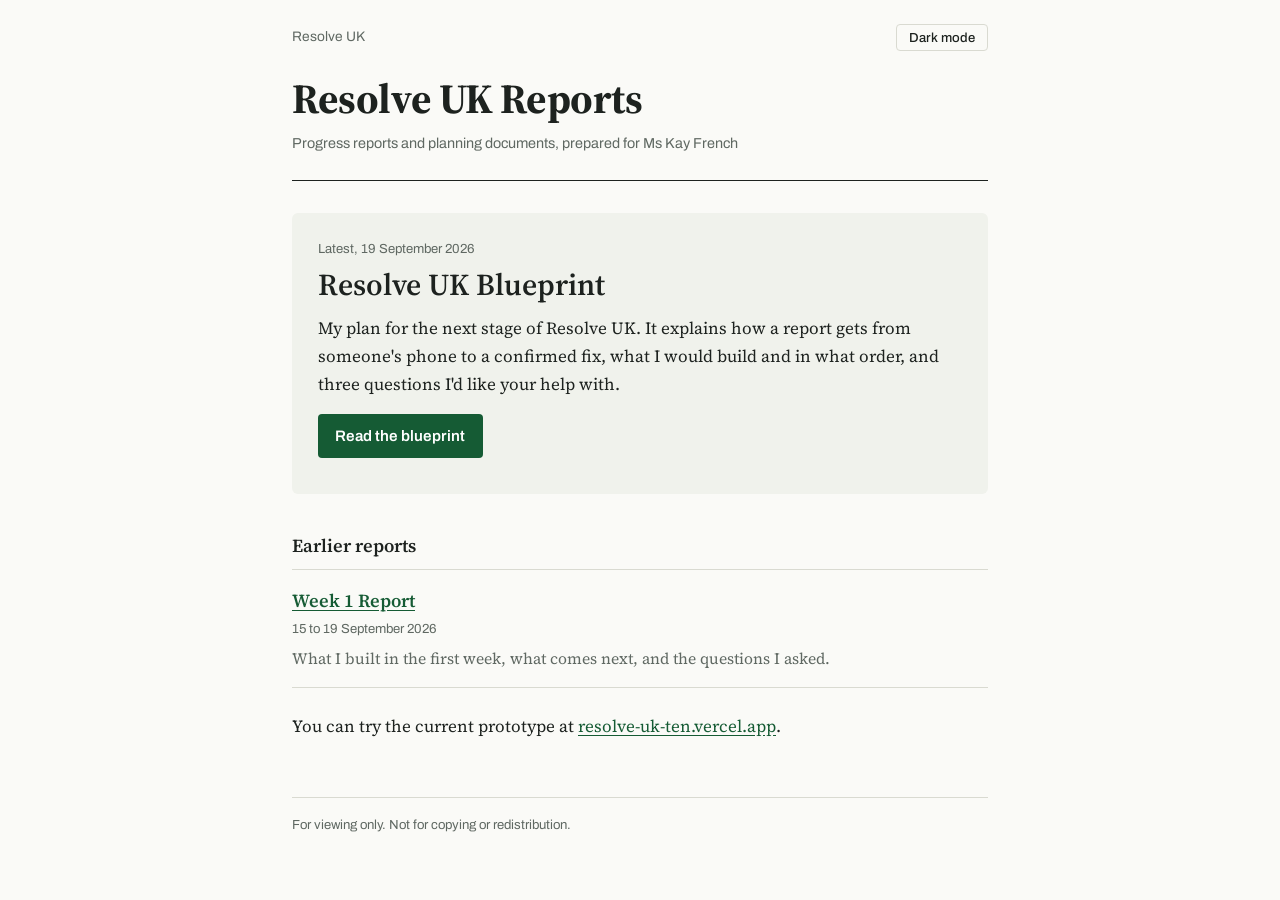
<file: index.html>
<!doctype html>
<html lang="en-GB">
<head>
<meta charset="utf-8">
<meta name="viewport" content="width=device-width, initial-scale=1">
<meta name="robots" content="noindex">
<title>Resolve UK Reports</title>
<link rel="preconnect" href="https://fonts.googleapis.com">
<link rel="preconnect" href="https://fonts.gstatic.com" crossorigin>
<link href="https://fonts.googleapis.com/css2?family=Archivo:wght@400;500;600&family=Source+Serif+4:opsz,wght@8..60,400;8..60,600;8..60,700&display=swap" rel="stylesheet">
<link rel="stylesheet" href="assets/site.css">
<script src="assets/site.js"></script>
</head>
<body>
<div class="wrap index">

  <div class="topbar">
    <span>Resolve UK</span>
    <button type="button" class="theme-toggle">Dark mode</button>
  </div>

  <header class="doc">
    <h1>Resolve UK Reports</h1>
    <p class="byline">Progress reports and planning documents, prepared for Ms Kay French</p>
  </header>

  <main>
    <section class="featured">
      <p class="label">Latest, 19 September 2026</p>
      <h2><a href="blueprint/">Resolve UK Blueprint</a></h2>
      <p>My plan for the next stage of Resolve UK. It explains how a report gets from someone's phone to a confirmed fix, what I would build and in what order, and three questions I'd like your help with.</p>
      <p><a class="button" href="blueprint/">Read the blueprint</a></p>
    </section>

    <h2 class="plain">Earlier reports</h2>
    <ul class="report-list">
      <li>
        <a href="week-1/">Week 1 Report</a>
        <span class="when">15 to 19 September 2026</span>
        <p>What I built in the first week, what comes next, and the questions I asked.</p>
      </li>
    </ul>

    <p>You can try the current prototype at <a href="https://resolve-uk-ten.vercel.app/" target="_blank" rel="noopener">resolve-uk-ten.vercel.app</a>.</p>
  </main>

  <footer class="doc">For viewing only. Not for copying or redistribution.</footer>

</div>
</body>
</html>
</file>
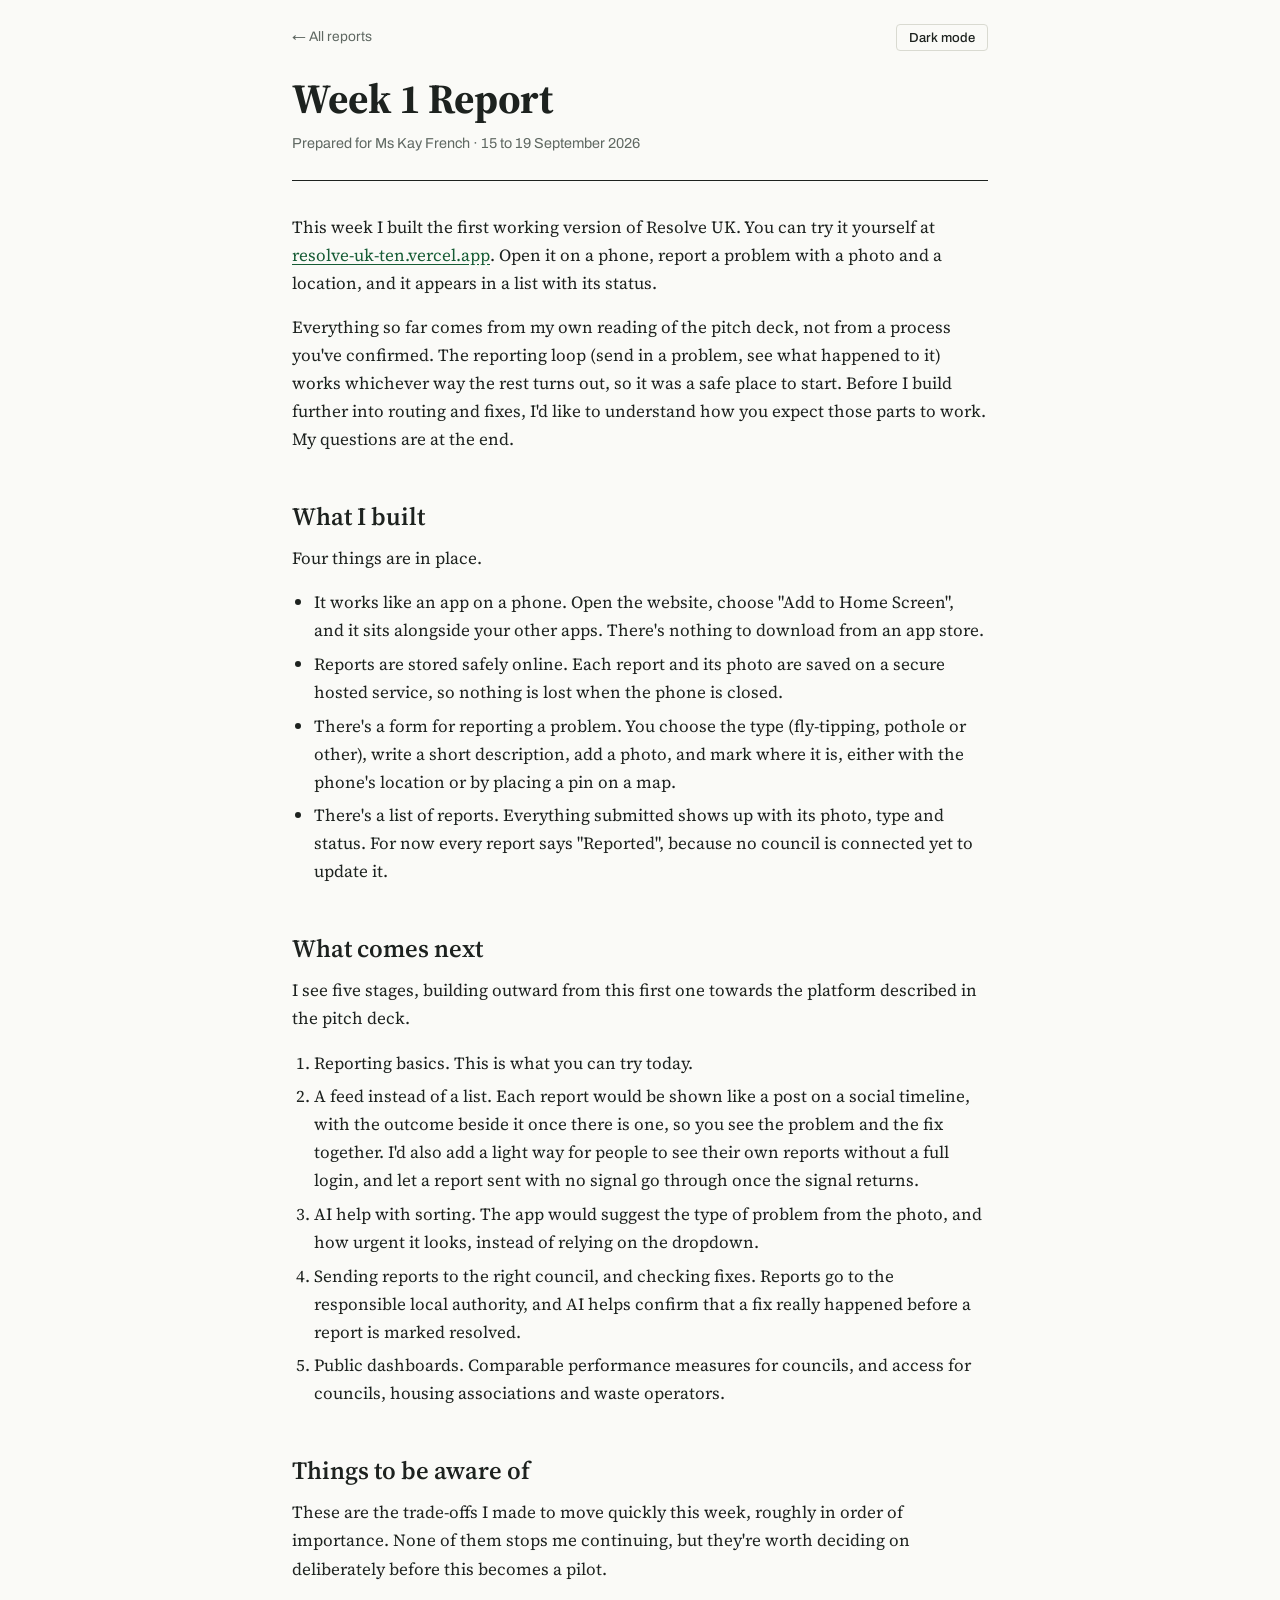
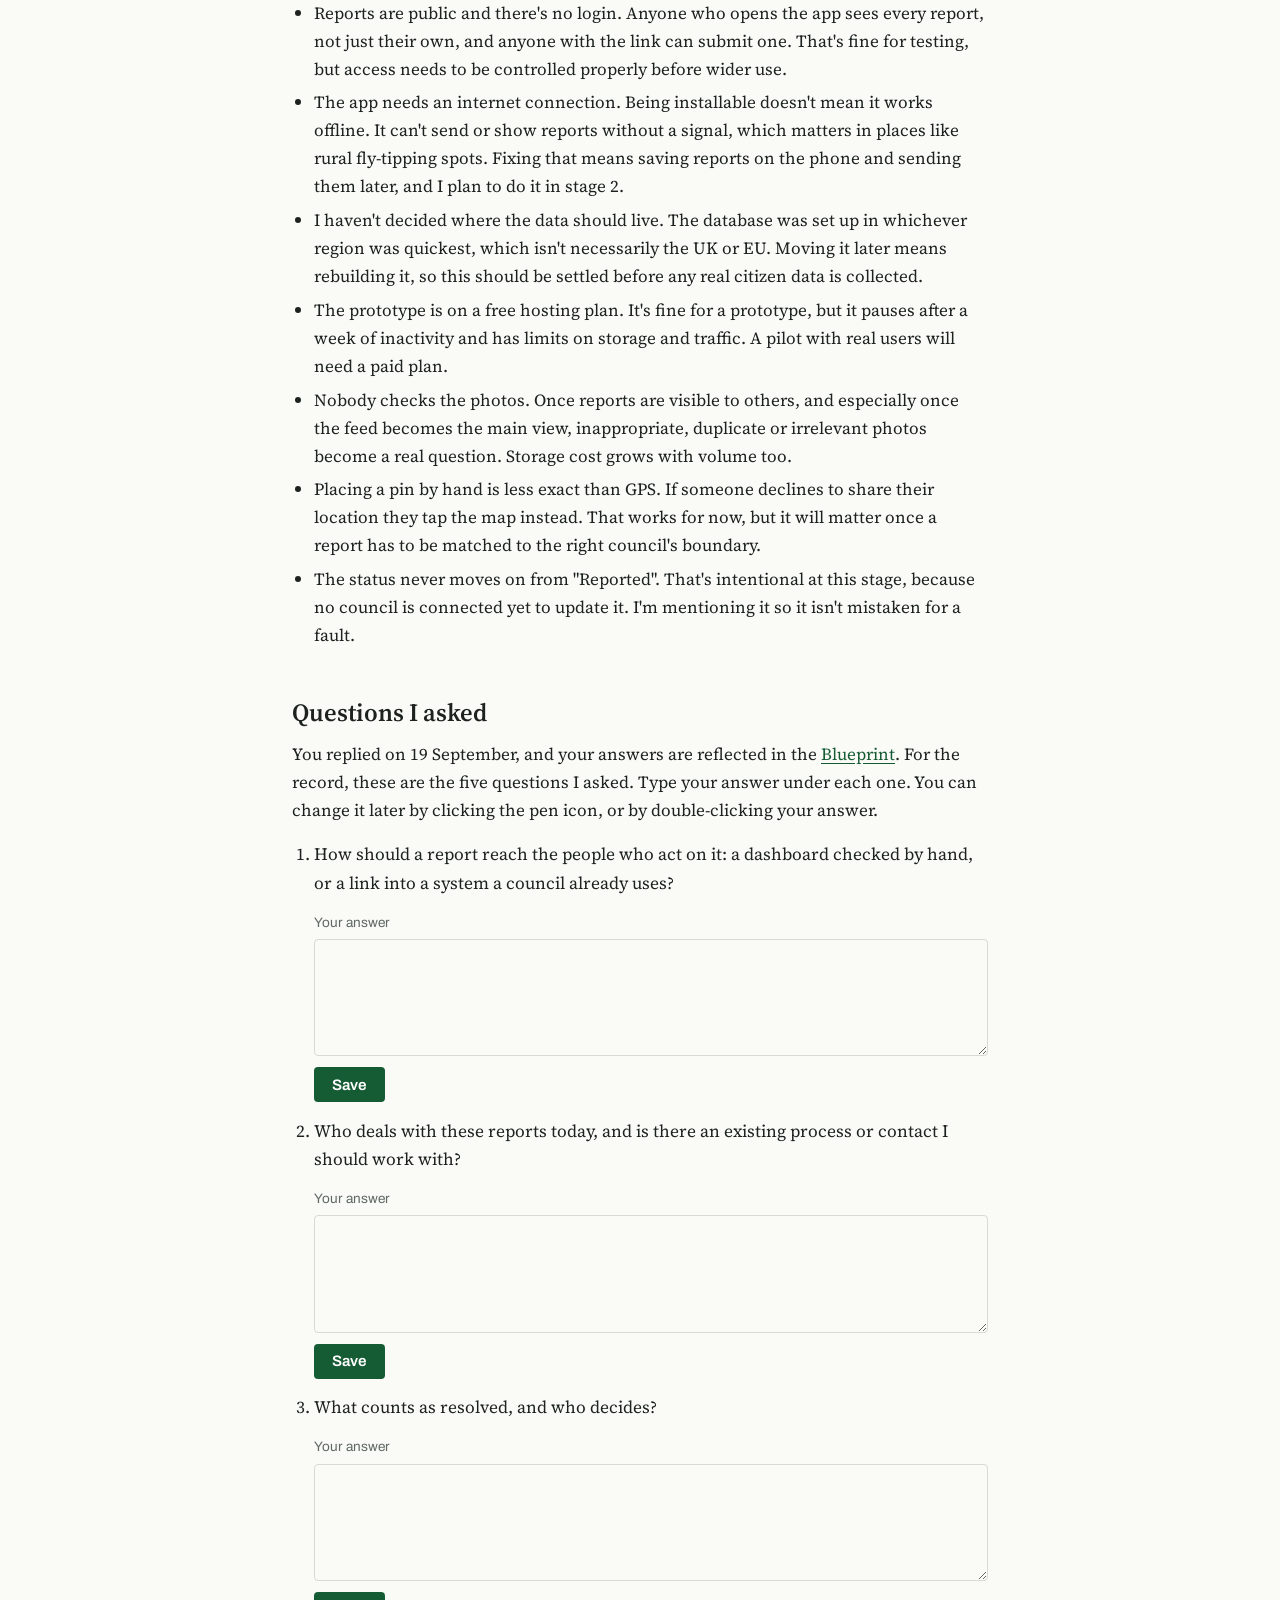
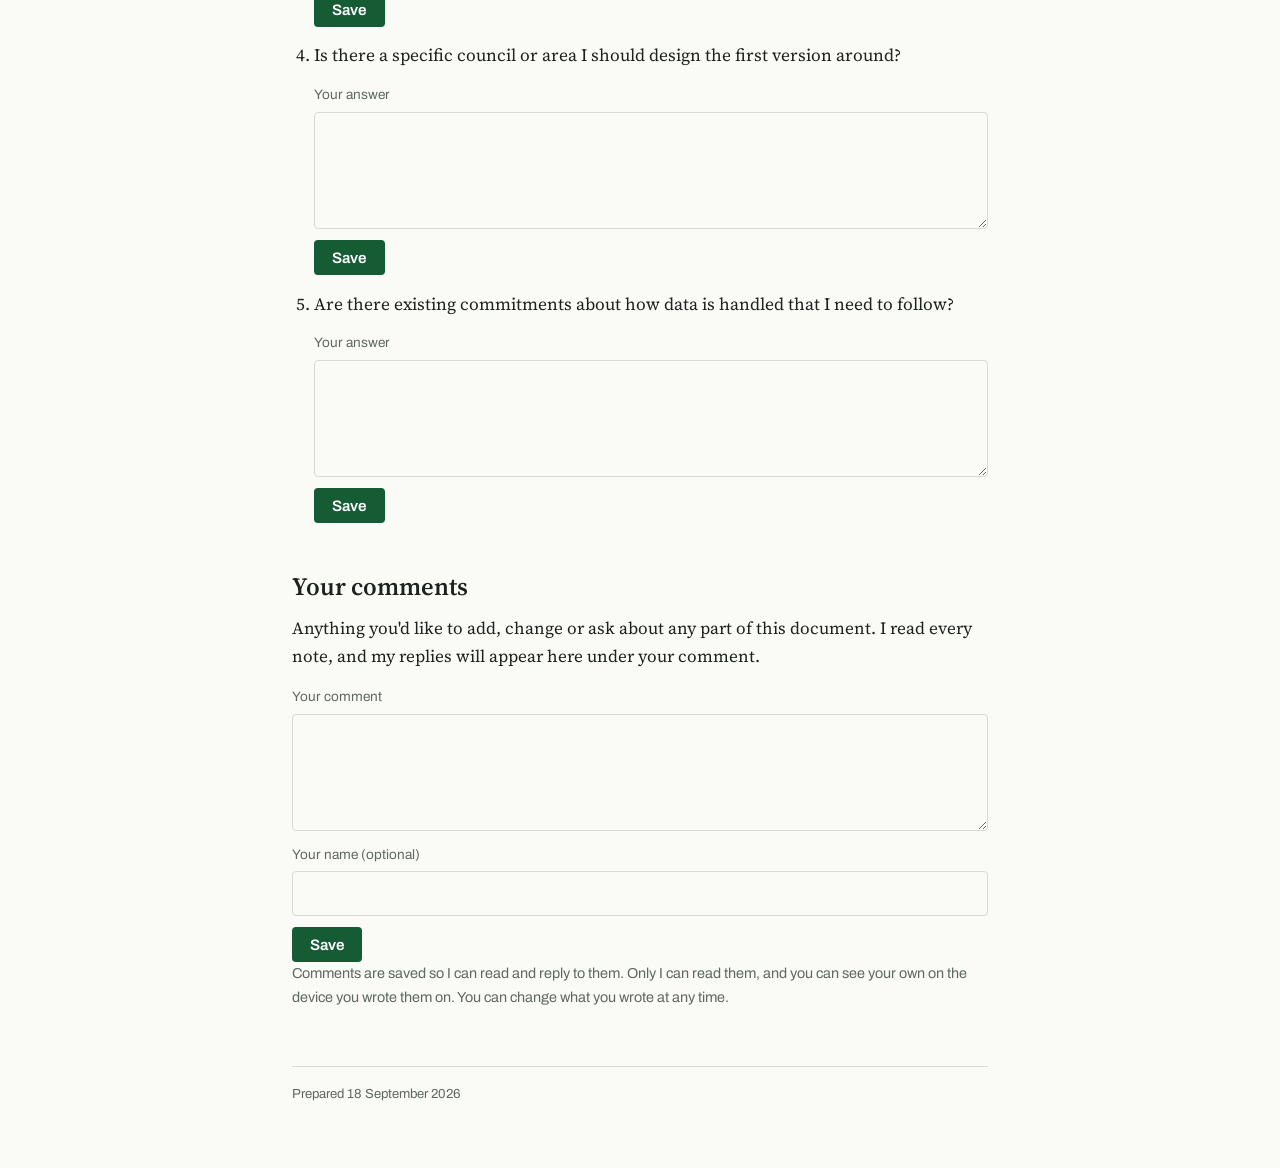
<file: week-1/index.html>
<!doctype html>
<html lang="en-GB">
<head>
<meta charset="utf-8">
<meta name="viewport" content="width=device-width, initial-scale=1">
<meta name="robots" content="noindex">
<title>Week 1 Report | Resolve UK</title>
<link rel="preconnect" href="https://fonts.googleapis.com">
<link rel="preconnect" href="https://fonts.gstatic.com" crossorigin>
<link href="https://fonts.googleapis.com/css2?family=Archivo:wght@400;500;600&family=Source+Serif+4:opsz,wght@8..60,400;8..60,600;8..60,700&display=swap" rel="stylesheet">
<link rel="stylesheet" href="../assets/site.css">
<script src="../assets/site.js"></script>
</head>
<body>
<div class="wrap">

  <div class="topbar">
    <a href="../">&larr; All reports</a>
    <button type="button" class="theme-toggle">Dark mode</button>
  </div>

  <header class="doc">
    <h1>Week 1 Report</h1>
    <p class="byline">Prepared for Ms Kay French &middot; 15 to 19 September 2026</p>
  </header>

  <main>
    <p>This week I built the first working version of Resolve UK. You can try it yourself at <a href="https://resolve-uk-ten.vercel.app/" target="_blank" rel="noopener">resolve-uk-ten.vercel.app</a>. Open it on a phone, report a problem with a photo and a location, and it appears in a list with its status.</p>

    <p>Everything so far comes from my own reading of the pitch deck, not from a process you've confirmed. The reporting loop (send in a problem, see what happened to it) works whichever way the rest turns out, so it was a safe place to start. Before I build further into routing and fixes, I'd like to understand how you expect those parts to work. My questions are at the end.</p>

    <h2>What I built</h2>
    <p>Four things are in place.</p>
    <ul>
      <li>It works like an app on a phone. Open the website, choose "Add to Home Screen", and it sits alongside your other apps. There's nothing to download from an app store.</li>
      <li>Reports are stored safely online. Each report and its photo are saved on a secure hosted service, so nothing is lost when the phone is closed.</li>
      <li>There's a form for reporting a problem. You choose the type (fly-tipping, pothole or other), write a short description, add a photo, and mark where it is, either with the phone's location or by placing a pin on a map.</li>
      <li>There's a list of reports. Everything submitted shows up with its photo, type and status. For now every report says "Reported", because no council is connected yet to update it.</li>
    </ul>

    <h2>What comes next</h2>
    <p>I see five stages, building outward from this first one towards the platform described in the pitch deck.</p>
    <ol>
      <li>Reporting basics. This is what you can try today.</li>
      <li>A feed instead of a list. Each report would be shown like a post on a social timeline, with the outcome beside it once there is one, so you see the problem and the fix together. I'd also add a light way for people to see their own reports without a full login, and let a report sent with no signal go through once the signal returns.</li>
      <li>AI help with sorting. The app would suggest the type of problem from the photo, and how urgent it looks, instead of relying on the dropdown.</li>
      <li>Sending reports to the right council, and checking fixes. Reports go to the responsible local authority, and AI helps confirm that a fix really happened before a report is marked resolved.</li>
      <li>Public dashboards. Comparable performance measures for councils, and access for councils, housing associations and waste operators.</li>
    </ol>

    <h2>Things to be aware of</h2>
    <p>These are the trade-offs I made to move quickly this week, roughly in order of importance. None of them stops me continuing, but they're worth deciding on deliberately before this becomes a pilot.</p>
    <ul>
      <li>Reports are public and there's no login. Anyone who opens the app sees every report, not just their own, and anyone with the link can submit one. That's fine for testing, but access needs to be controlled properly before wider use.</li>
      <li>The app needs an internet connection. Being installable doesn't mean it works offline. It can't send or show reports without a signal, which matters in places like rural fly-tipping spots. Fixing that means saving reports on the phone and sending them later, and I plan to do it in stage 2.</li>
      <li>I haven't decided where the data should live. The database was set up in whichever region was quickest, which isn't necessarily the UK or EU. Moving it later means rebuilding it, so this should be settled before any real citizen data is collected.</li>
      <li>The prototype is on a free hosting plan. It's fine for a prototype, but it pauses after a week of inactivity and has limits on storage and traffic. A pilot with real users will need a paid plan.</li>
      <li>Nobody checks the photos. Once reports are visible to others, and especially once the feed becomes the main view, inappropriate, duplicate or irrelevant photos become a real question. Storage cost grows with volume too.</li>
      <li>Placing a pin by hand is less exact than GPS. If someone declines to share their location they tap the map instead. That works for now, but it will matter once a report has to be matched to the right council's boundary.</li>
      <li>The status never moves on from "Reported". That's intentional at this stage, because no council is connected yet to update it. I'm mentioning it so it isn't mistaken for a fault.</li>
    </ul>

    <h2>Questions I asked</h2>
    <p>You replied on 19 September, and your answers are reflected in the <a href="../blueprint/">Blueprint</a>. For the record, these are the five questions I asked. Type your answer under each one. You can change it later by clicking the pen icon, or by double-clicking your answer.</p>
    <ol class="questions">
      <li>How should a report reach the people who act on it: a dashboard checked by hand, or a link into a system a council already uses?
        <div class="answer" data-comment-form="q1"></div></li>
      <li>Who deals with these reports today, and is there an existing process or contact I should work with?
        <div class="answer" data-comment-form="q2"></div></li>
      <li>What counts as resolved, and who decides?
        <div class="answer" data-comment-form="q3"></div></li>
      <li>Is there a specific council or area I should design the first version around?
        <div class="answer" data-comment-form="q4"></div></li>
      <li>Are there existing commitments about how data is handled that I need to follow?
        <div class="answer" data-comment-form="q5"></div></li>
    </ol>

    <h2 id="comments">Your comments</h2>
    <p>Anything you'd like to add, change or ask about any part of this document. I read every note, and my replies will appear here under your comment.</p>
    <div data-comment-form="general"></div>
    <p class="note-muted">Comments are saved so I can read and reply to them. Only I can read them, and you can see your own on the device you wrote them on. You can change what you wrote at any time.</p>

  </main>

  <footer class="doc">Prepared 18 September 2026</footer>

</div>

<script src="../assets/comments-config.js"></script>
<script src="../assets/comments.js" data-report="resolve-week-1"></script>
</body>
</html>
</file>
<file: assets/site.css>
:root {
  color-scheme: light dark;
  --bg: #fafaf7;
  --ink: #1d221f;
  --muted: #5f6862;
  --line: #d9dad1;
  --soft: #f0f2ec;
  --accent: #155b34;
  --accent-ink: #ffffff;
  --serif: 'Source Serif 4', Georgia, 'Times New Roman', serif;
  --sans: 'Archivo', system-ui, -apple-system, 'Segoe UI', sans-serif;
}

@media (prefers-color-scheme: dark) {
  :root:not([data-theme="light"]) {
    --bg: #151716;
    --ink: #e9ece9;
    --muted: #9aa39c;
    --line: #343937;
    --soft: #1e2220;
    --accent: #5cc08a;
    --accent-ink: #0b1a11;
  }
}

:root[data-theme="light"] { color-scheme: light; }

:root[data-theme="dark"] {
  color-scheme: dark;
  --bg: #151716;
  --ink: #e9ece9;
  --muted: #9aa39c;
  --line: #343937;
  --soft: #1e2220;
  --accent: #5cc08a;
  --accent-ink: #0b1a11;
}

* { box-sizing: border-box; }

html { -webkit-text-size-adjust: 100%; }

body {
  margin: 0;
  background: var(--bg);
  color: var(--ink);
  font-family: var(--serif);
  font-size: 1.0625rem;
  line-height: 1.65;
}

.wrap {
  max-width: 46rem;
  margin: 0 auto;
  padding: 1.5rem 20px 4rem;
}

a { color: var(--accent); text-underline-offset: 0.15em; }
a:focus-visible, button:focus-visible { outline: 2px solid var(--accent); outline-offset: 2px; }

/* ---- top bar and header ---- */
.topbar {
  display: flex;
  justify-content: space-between;
  align-items: center;
  gap: 1rem;
  padding-bottom: 1.5rem;
  font-family: var(--sans);
  font-size: 0.86rem;
  color: var(--muted);
}

.topbar a { color: var(--muted); text-decoration: none; }
.topbar a:hover { color: var(--ink); text-decoration: underline; }

.theme-toggle {
  font: 500 0.82rem var(--sans);
  color: var(--ink);
  background: transparent;
  border: 1px solid var(--line);
  border-radius: 4px;
  padding: 0.3rem 0.75rem;
  cursor: pointer;
}

.theme-toggle:hover { background: var(--soft); }

header.doc {
  padding-bottom: 1.5rem;
  border-bottom: 1px solid var(--ink);
  margin-bottom: 2rem;
}

h1 {
  font-family: var(--serif);
  font-weight: 700;
  font-size: clamp(2rem, 5vw, 2.6rem);
  line-height: 1.15;
  letter-spacing: -0.01em;
  margin: 0 0 0.6rem;
  text-wrap: balance;
}

.byline {
  font-family: var(--sans);
  font-size: 0.9rem;
  color: var(--muted);
  margin: 0;
}

.contents {
  font-family: var(--sans);
  font-size: 0.88rem;
  color: var(--muted);
  margin: 1.1rem 0 0;
  line-height: 1.9;
}

.contents a { color: var(--muted); }
.contents a:hover { color: var(--ink); }

/* ---- text ---- */
h2 {
  font-family: var(--serif);
  font-weight: 600;
  font-size: 1.55rem;
  line-height: 1.25;
  margin: 3rem 0 0.75rem;
  scroll-margin-top: 1rem;
  text-wrap: balance;
}

h3 {
  font-family: var(--serif);
  font-weight: 600;
  font-size: 1.15rem;
  margin: 2rem 0 0.5rem;
}

p { margin: 0 0 1rem; }
ul, ol { margin: 0 0 1rem; padding-left: 1.4rem; }
li { margin: 0.35rem 0; }

ol.questions li { margin: 0.9rem 0; font-size: 1.08rem; }

.why {
  display: block;
  margin-top: 0.15rem;
  font-size: 0.95rem;
  color: var(--muted);
}

/* ---- tables ---- */
.table-wrap { overflow-x: auto; margin: 1.25rem 0 1.5rem; }

table {
  border-collapse: collapse;
  width: 100%;
  min-width: 32rem;
  font-family: var(--sans);
  font-size: 0.9rem;
  line-height: 1.45;
}

th, td {
  text-align: left;
  vertical-align: top;
  padding: 0.6rem 0.9rem 0.6rem 0;
  border-bottom: 1px solid var(--line);
}

th { font-weight: 600; border-bottom: 1px solid var(--ink); white-space: nowrap; }
td:first-child { font-weight: 600; }

/* ---- figures ---- */
figure { margin: 1.75rem 0; }

pre.mermaid,
.chart {
  margin: 0;
  border: 1px solid var(--line);
  border-radius: 4px;
  padding: 1rem;
  overflow-x: auto;
  text-align: center;
  background: transparent;
}

.chart { text-align: left; }

/* A wide figure uses more than the text column on large screens, so dense diagrams can be drawn at full size. */
figure.wide {
  width: min(72rem, calc(100vw - 40px));
  margin-left: 50%;
  transform: translateX(-50%);
}

figure.wide figcaption {
  max-width: 46rem;
  margin-inline: auto;
}

/* On narrow screens keep it readable and scroll sideways inside its box instead of shrinking. */
figure.wide pre.mermaid svg { min-width: 760px; }

figcaption {
  font-family: var(--sans);
  font-size: 0.85rem;
  color: var(--muted);
  line-height: 1.5;
  margin-top: 0.6rem;
}

/* ---- schedule chart ---- */
.wf {
  min-width: 600px;
  display: grid;
  grid-template-columns: 11rem 1fr;
  align-items: center;
  row-gap: 0.5rem;
  font-family: var(--sans);
  font-size: 0.88rem;
}

.wf-label { padding-right: 0.75rem; line-height: 1.3; }
.wf-label small { display: block; color: var(--muted); font-size: 0.78rem; }
.wf-corner { color: var(--muted); font-size: 0.78rem; }

.wf-weeks {
  display: grid;
  grid-template-columns: repeat(12, 1fr);
  color: var(--muted);
  font-size: 0.78rem;
  border-bottom: 1px solid var(--line);
  padding-bottom: 0.3rem;
}

.wf-weeks span { padding-left: 0.3rem; }

.wf-track {
  display: grid;
  grid-template-columns: repeat(24, 1fr);
  height: 2rem;
  background-image: linear-gradient(to right, var(--line) 1px, transparent 1px);
  background-size: calc(100% / 12) 100%;
  border-right: 1px solid var(--line);
}

.wf-bar {
  grid-row: 1;
  align-self: center;
  height: 1.5rem;
  display: flex;
  align-items: center;
  padding: 0 0.45rem;
  border-radius: 3px;
  background: var(--accent);
  color: var(--accent-ink);
  font-weight: 600;
  font-size: 0.78rem;
  white-space: nowrap;
  overflow: hidden;
}

.wf-bar.uncertain {
  background: transparent;
  color: var(--ink);
  border: 1.5px dashed var(--accent);
}

/* ---- index page ---- */
.featured {
  background: var(--soft);
  border-radius: 6px;
  padding: 1.6rem 1.6rem 1.2rem;
  margin-bottom: 2.5rem;
}

.featured .label {
  font-family: var(--sans);
  font-size: 0.82rem;
  color: var(--muted);
  margin: 0 0 0.4rem;
}

.featured h2 { margin: 0 0 0.6rem; font-size: 1.9rem; }
.featured h2 a { color: var(--ink); text-decoration: none; }
.featured h2 a:hover { text-decoration: underline; }

.button {
  display: inline-block;
  font-family: var(--sans);
  font-weight: 600;
  font-size: 0.95rem;
  color: var(--accent-ink);
  background: var(--accent);
  padding: 0.6rem 1.1rem;
  border-radius: 4px;
  text-decoration: none;
}

.button:hover { opacity: 0.9; }

.report-list { list-style: none; margin: 0 0 1.5rem; padding: 0; }
.report-list li { margin: 0; padding: 1rem 0; border-top: 1px solid var(--line); }
.report-list li:last-child { border-bottom: 1px solid var(--line); }
.report-list a { font-weight: 600; font-size: 1.15rem; }

.report-list .when {
  display: block;
  font-family: var(--sans);
  font-size: 0.82rem;
  color: var(--muted);
  margin: 0.15rem 0 0.35rem;
}

.report-list p { margin: 0; color: var(--muted); font-size: 0.98rem; }

.index h2.plain { font-size: 1.15rem; margin: 0 0 0.75rem; }

footer.doc {
  margin-top: 3.5rem;
  padding-top: 1rem;
  border-top: 1px solid var(--line);
  font-family: var(--sans);
  font-size: 0.82rem;
  color: var(--muted);
}

/* ---- comments ---- */
.answer { margin: 0.9rem 0 0.4rem; }

.comment-form label {
  display: block;
  font-family: var(--sans);
  font-size: 0.85rem;
  color: var(--muted);
  margin: 0 0 0.3rem;
}

.comment-form .name-label { margin-top: 0.8rem; }

.comment-form textarea,
.comment-form input[type="text"] {
  display: block;
  width: 100%;
  font: 400 1rem/1.5 var(--serif);
  color: var(--ink);
  background: var(--bg);
  border: 1px solid var(--line);
  border-radius: 4px;
  padding: 0.6rem 0.7rem;
}

.comment-form textarea { min-height: 6rem; resize: vertical; }
.comment-form textarea:focus-visible,
.comment-form input[type="text"]:focus-visible { outline: 2px solid var(--accent); outline-offset: 1px; }

.comment-form .row { display: flex; align-items: center; gap: 0.9rem; flex-wrap: wrap; margin-top: 0.7rem; }
.comment-form button.button { border: 0; cursor: pointer; }
.comment-form button.button:disabled { opacity: 0.55; cursor: default; }
.comment-form .status { font-family: var(--sans); font-size: 0.85rem; color: var(--muted); }
.comment-form .hp { position: absolute; left: -9999px; width: 1px; height: 1px; overflow: hidden; }

.saved { border-left: 3px solid var(--line); padding: 0.1rem 0 0.1rem 0.9rem; margin: 0.9rem 0; }
.saved .when { font-family: var(--sans); font-size: 0.78rem; color: var(--muted); }
.saved-top { display: flex; justify-content: space-between; align-items: center; gap: 0.6rem; }
.pen { background: transparent; border: 1px solid transparent; border-radius: 4px; color: var(--muted); cursor: pointer; padding: 0.3rem 0.4rem; line-height: 0; }
.pen:hover { color: var(--ink); border-color: var(--line); }
.pen:focus-visible { outline: 2px solid var(--accent); outline-offset: 2px; }
.pen svg { display: block; }
.saved > .text { cursor: text; }
.comment-form button.button.quiet { background: transparent; color: var(--muted); border: 1px solid var(--line); }
.comment-form button.button.quiet:hover { color: var(--ink); }
.saved .text { margin: 0.15rem 0 0.4rem; white-space: pre-wrap; font-size: 1rem; }
.saved .reply { background: var(--soft); border-radius: 4px; padding: 0.55rem 0.8rem; margin-top: 0.5rem; }
.saved .reply .who { display: block; font-family: var(--sans); font-size: 0.78rem; color: var(--muted); }
.saved .reply .text { margin-bottom: 0; }

.note-muted { font-family: var(--sans); font-size: 0.9rem; color: var(--muted); }

@media print {
  .theme-toggle, .contents, .comment-form { display: none; }
}
</file>
